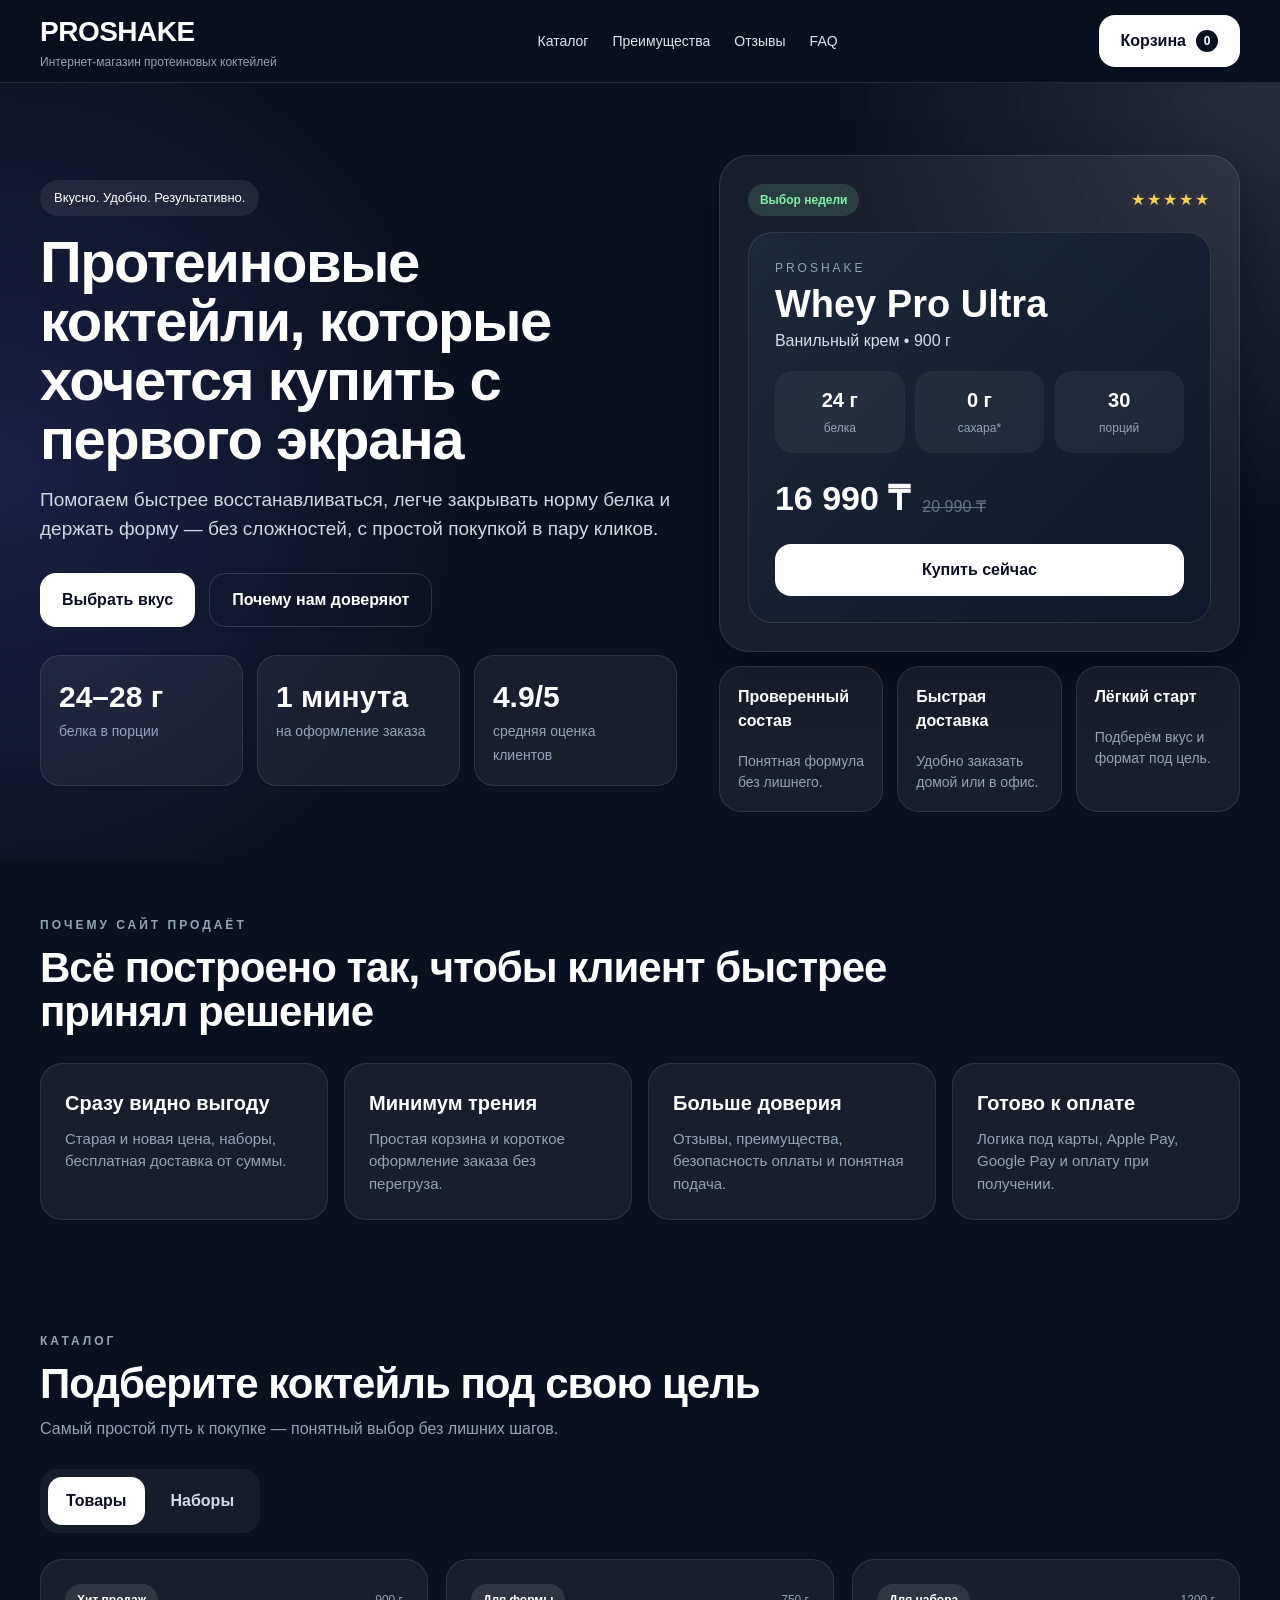
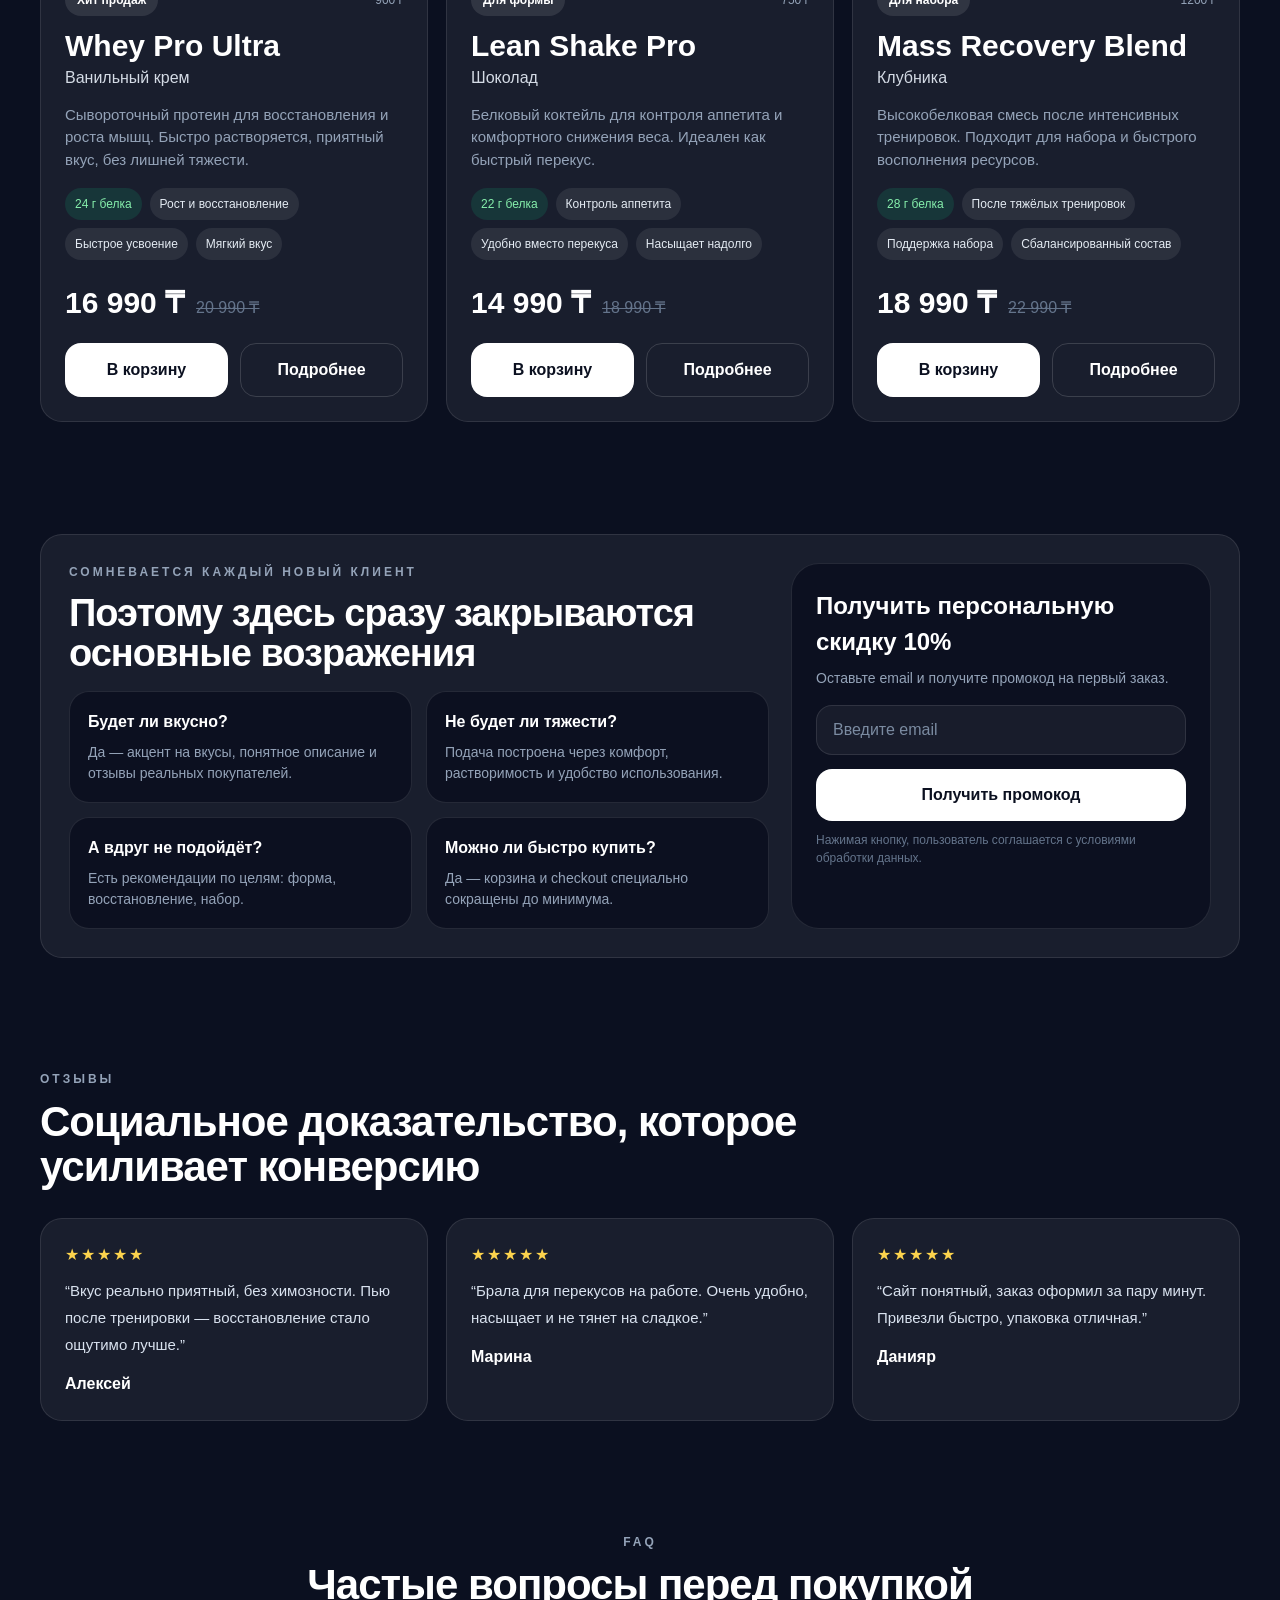
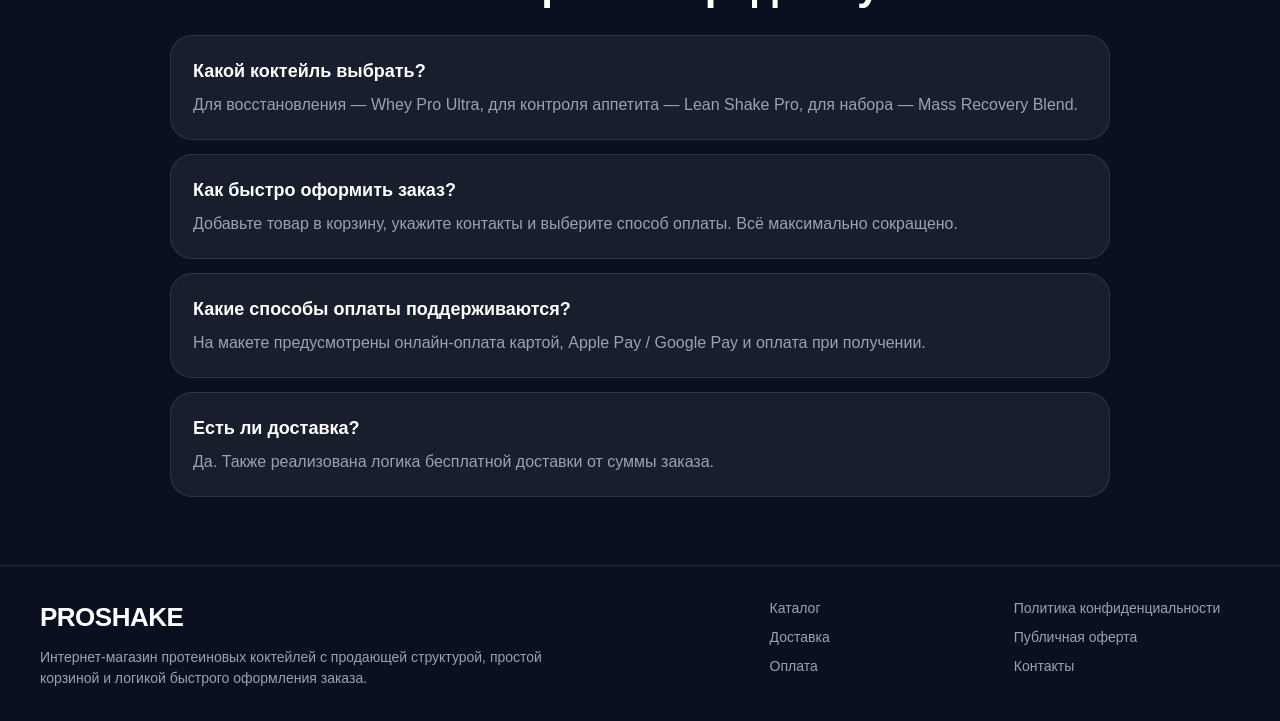
<file: nic.html>
<!DOCTYPE html>
<html lang="ru">
<head>
  <meta charset="UTF-8" />
  <meta name="viewport" content="width=device-width, initial-scale=1.0" />
  <title>PROSHAKE — интернет-магазин протеиновых коктейлей</title>
  <style>
    :root {
      --bg: #0b1020;
      --bg-soft: rgba(255,255,255,0.05);
      --bg-card: rgba(255,255,255,0.06);
      --text: #ffffff;
      --muted: #94a3b8;
      --line: rgba(255,255,255,0.1);
      --white: #ffffff;
      --dark: #0b1020;
      --success: #86efac;
      --warning: #fcd34d;
      --accent: #6366f1;
      --shadow: 0 20px 50px rgba(0,0,0,0.35);
      --radius: 22px;
      --radius-lg: 30px;
    }

    * { box-sizing: border-box; margin: 0; padding: 0; }
    html { scroll-behavior: smooth; }
    body {
      font-family: Arial, Helvetica, sans-serif;
      background: var(--bg);
      color: var(--text);
      line-height: 1.5;
    }
    a { color: inherit; text-decoration: none; }
    button, input { font: inherit; }
    img { max-width: 100%; display: block; }

    .container {
      width: 100%;
      max-width: 1240px;
      margin: 0 auto;
      padding: 0 20px;
    }

    .header {
      position: sticky;
      top: 0;
      z-index: 1000;
      background: rgba(11, 16, 32, 0.9);
      backdrop-filter: blur(12px);
      border-bottom: 1px solid var(--line);
    }
    .header-inner {
      display: flex;
      align-items: center;
      justify-content: space-between;
      gap: 20px;
      min-height: 82px;
    }
    .logo-title { font-size: 28px; font-weight: 800; letter-spacing: -0.5px; }
    .logo-sub { font-size: 12px; color: var(--muted); }
    .nav {
      display: flex;
      align-items: center;
      gap: 24px;
      color: #dbe4f0;
      font-size: 14px;
    }
    .nav a:hover { color: var(--white); }

    .btn {
      display: inline-flex;
      align-items: center;
      justify-content: center;
      gap: 10px;
      border: none;
      border-radius: 16px;
      cursor: pointer;
      font-weight: 700;
      padding: 14px 22px;
      transition: 0.2s ease;
    }
    .btn:disabled { opacity: 0.5; cursor: not-allowed; }
    .btn-primary {
      background: var(--white);
      color: var(--dark);
    }
    .btn-primary:hover { background: #e5e7eb; }
    .btn-outline {
      background: transparent;
      color: var(--white);
      border: 1px solid rgba(255,255,255,0.15);
    }
    .btn-outline:hover { background: rgba(255,255,255,0.05); }
    .btn-block { width: 100%; }
    .btn-sm { padding: 11px 16px; border-radius: 14px; }

    .cart-badge {
      min-width: 22px;
      height: 22px;
      padding: 0 6px;
      border-radius: 999px;
      background: var(--dark);
      color: var(--white);
      display: inline-flex;
      align-items: center;
      justify-content: center;
      font-size: 12px;
      font-weight: 700;
    }

    .hero {
      padding: 72px 0 48px;
      background:
        radial-gradient(circle at top right, rgba(255,255,255,0.12), transparent 30%),
        radial-gradient(circle at left, rgba(99,102,241,0.18), transparent 35%);
    }
    .hero-grid {
      display: grid;
      grid-template-columns: 1.1fr 0.9fr;
      gap: 42px;
      align-items: center;
    }
    .pill {
      display: inline-flex;
      align-items: center;
      gap: 8px;
      padding: 8px 14px;
      border-radius: 999px;
      background: rgba(255,255,255,0.08);
      font-size: 13px;
      margin-bottom: 16px;
    }
    .hero h1 {
      font-size: 58px;
      line-height: 1.02;
      font-weight: 900;
      max-width: 760px;
      letter-spacing: -1.5px;
    }
    .hero p {
      margin-top: 18px;
      font-size: 19px;
      color: #d0d8e4;
      max-width: 650px;
    }
    .hero-actions {
      margin-top: 30px;
      display: flex;
      flex-wrap: wrap;
      gap: 14px;
    }
    .hero-stats {
      margin-top: 28px;
      display: grid;
      grid-template-columns: repeat(3, 1fr);
      gap: 14px;
    }
    .stat {
      background: var(--bg-card);
      border: 1px solid var(--line);
      border-radius: 20px;
      padding: 18px;
    }
    .stat strong {
      display: block;
      font-size: 30px;
      font-weight: 900;
    }
    .stat span { color: var(--muted); font-size: 14px; }

    .card {
      background: var(--bg-card);
      border: 1px solid var(--line);
      border-radius: var(--radius);
    }
    .card-lg { border-radius: var(--radius-lg); box-shadow: var(--shadow); }
    .card-body { padding: 24px; }
    .promo-card { padding: 28px; }
    .promo-card-inner {
      border: 1px solid var(--line);
      border-radius: 24px;
      padding: 26px;
      background: linear-gradient(135deg, rgba(30,41,59,0.95), rgba(15,23,42,0.95));
    }
    .stars { color: var(--warning); letter-spacing: 2px; }
    .mini-grid {
      display: grid;
      grid-template-columns: repeat(3, 1fr);
      gap: 10px;
      margin-top: 18px;
    }
    .mini-box {
      background: rgba(255,255,255,0.05);
      border-radius: 18px;
      padding: 14px;
      text-align: center;
    }
    .mini-box strong { display: block; font-size: 20px; font-weight: 800; }
    .mini-box span { color: var(--muted); font-size: 12px; }
    .price-row {
      display: flex;
      align-items: flex-end;
      gap: 12px;
      margin-top: 20px;
    }
    .price { font-size: 34px; font-weight: 900; }
    .old-price { color: #64748b; text-decoration: line-through; padding-bottom: 5px; }

    .features-mini {
      display: grid;
      grid-template-columns: repeat(3, 1fr);
      gap: 14px;
      margin-top: 14px;
    }
    .feature-mini { padding: 18px; }
    .feature-mini h4 { margin-bottom: 6px; font-size: 16px; }
    .feature-mini p { font-size: 14px; color: var(--muted); }

    .section { padding: 56px 0; }
    .section-head { margin-bottom: 28px; }
    .section-kicker {
      color: var(--muted);
      text-transform: uppercase;
      letter-spacing: 3px;
      font-size: 12px;
      font-weight: 700;
      margin-bottom: 12px;
    }
    .section-title {
      font-size: 42px;
      font-weight: 900;
      letter-spacing: -1px;
      line-height: 1.06;
      max-width: 860px;
    }
    .section-sub { margin-top: 10px; color: var(--muted); max-width: 780px; }

    .grid-4 { display: grid; grid-template-columns: repeat(4, 1fr); gap: 16px; }
    .grid-3 { display: grid; grid-template-columns: repeat(3, 1fr); gap: 18px; }
    .grid-2 { display: grid; grid-template-columns: repeat(2, 1fr); gap: 18px; }

    .feature-card { padding: 24px; }
    .feature-card h3 { font-size: 20px; margin-bottom: 10px; }
    .feature-card p { color: var(--muted); font-size: 15px; }

    .tabs {
      display: inline-flex;
      gap: 8px;
      padding: 8px;
      background: rgba(255,255,255,0.05);
      border-radius: 18px;
      margin-bottom: 26px;
    }
    .tab-btn {
      border: none;
      background: transparent;
      color: #d2dae6;
      padding: 12px 18px;
      border-radius: 14px;
      font-weight: 700;
      cursor: pointer;
    }
    .tab-btn.active {
      background: var(--white);
      color: var(--dark);
    }
    .tab-panel { display: none; }
    .tab-panel.active { display: block; }

    .product-card { overflow: hidden; }
    .product-card .card-body { padding: 24px; }
    .top-row {
      display: flex;
      align-items: center;
      justify-content: space-between;
      gap: 10px;
      margin-bottom: 14px;
    }
    .label {
      display: inline-flex;
      align-items: center;
      border-radius: 999px;
      padding: 7px 12px;
      font-size: 12px;
      font-weight: 700;
      background: rgba(255,255,255,0.1);
    }
    .label-success { background: rgba(134,239,172,0.15); color: var(--success); }
    .label-warning { background: rgba(251,191,36,0.16); color: #fde68a; }
    .size { color: var(--muted); font-size: 12px; }
    .product-title { font-size: 30px; font-weight: 900; line-height: 1.08; }
    .product-flavor { color: #d4dbe5; margin-top: 4px; }
    .product-text { margin-top: 14px; color: var(--muted); font-size: 15px; min-height: 68px; }
    .tag-list { display: flex; flex-wrap: wrap; gap: 8px; margin-top: 16px; }
    .tag {
      font-size: 12px;
      padding: 7px 10px;
      border-radius: 999px;
      background: rgba(255,255,255,0.08);
      color: #e4ebf3;
    }
    .tag-green { background: rgba(16,185,129,0.15); color: #86efac; }
    .product-actions {
      display: grid;
      grid-template-columns: 1fr 1fr;
      gap: 12px;
      margin-top: 18px;
    }

    .bundle-card { background: linear-gradient(135deg, rgba(255,255,255,0.1), rgba(255,255,255,0.05)); }
    .perk-list { margin-top: 14px; display: grid; gap: 10px; }
    .perk { color: #d6dde8; font-size: 14px; }

    .split-box {
      display: grid;
      grid-template-columns: 1.25fr 0.75fr;
      gap: 22px;
      padding: 28px;
    }
    .faq-grid { display: grid; grid-template-columns: repeat(2, 1fr); gap: 14px; margin-top: 18px; }
    .qa-item { padding: 18px; background: rgba(2,6,23,0.55); border: 1px solid var(--line); border-radius: 20px; }
    .qa-item h4 { font-size: 16px; margin-bottom: 8px; }
    .qa-item p { color: var(--muted); font-size: 14px; }

    .subscribe-box { padding: 24px; background: rgba(2,6,23,0.55); border-radius: 28px; border: 1px solid var(--line); }
    .subscribe-box h3 { font-size: 24px; margin-bottom: 8px; }
    .subscribe-box p { color: var(--muted); font-size: 14px; }

    .input {
      width: 100%;
      height: 50px;
      border-radius: 16px;
      border: 1px solid var(--line);
      background: rgba(255,255,255,0.05);
      color: var(--white);
      padding: 0 16px;
      outline: none;
    }
    .input::placeholder { color: #7b8ba1; }
    .field { display: grid; gap: 8px; }
    .field label { color: #d9e2ef; font-size: 14px; }
    .form-grid { display: grid; gap: 14px; }
    .tiny { color: #64748b; font-size: 12px; margin-top: 10px; }

    .review-card { padding: 24px; }
    .review-text { color: #d9e2ef; font-size: 15px; line-height: 1.8; margin-top: 10px; }
    .review-name { margin-top: 14px; font-weight: 700; }

    .faq-list { display: grid; gap: 14px; }
    .faq-item { padding: 22px; }
    .faq-item h4 { font-size: 18px; margin-bottom: 8px; }
    .faq-item p { color: var(--muted); }

    .footer {
      border-top: 1px solid var(--line);
      padding: 32px 0;
      margin-top: 12px;
    }
    .footer-grid {
      display: grid;
      grid-template-columns: 1.2fr 0.8fr;
      gap: 24px;
      align-items: start;
    }
    .footer p { color: var(--muted); font-size: 14px; max-width: 520px; margin-top: 10px; }
    .footer-links {
      display: grid;
      grid-template-columns: repeat(2, 1fr);
      gap: 18px;
      color: var(--muted);
      font-size: 14px;
    }
    .footer-links div { display: grid; gap: 8px; }

    .drawer {
      position: fixed;
      top: 0;
      right: -420px;
      width: 100%;
      max-width: 420px;
      height: 100vh;
      background: #0b1020;
      border-left: 1px solid var(--line);
      z-index: 2000;
      transition: right 0.25s ease;
      display: flex;
      flex-direction: column;
    }
    .drawer.open { right: 0; }
    .overlay {
      position: fixed;
      inset: 0;
      background: rgba(0,0,0,0.55);
      opacity: 0;
      visibility: hidden;
      transition: 0.2s ease;
      z-index: 1900;
    }
    .overlay.show { opacity: 1; visibility: visible; }
    .drawer-head {
      display: flex;
      align-items: center;
      justify-content: space-between;
      padding: 20px;
      border-bottom: 1px solid var(--line);
    }
    .drawer-title { font-size: 22px; font-weight: 800; }
    .icon-btn {
      width: 40px;
      height: 40px;
      border-radius: 12px;
      border: 1px solid var(--line);
      background: transparent;
      color: var(--white);
      cursor: pointer;
    }
    .drawer-body {
      padding: 18px 20px 20px;
      overflow: auto;
      flex: 1;
    }
    .empty-cart {
      padding: 22px;
      border: 1px solid var(--line);
      background: var(--bg-soft);
      border-radius: 20px;
      color: #d1d8e3;
      font-size: 14px;
    }
    .cart-items { display: grid; gap: 12px; }
    .cart-item {
      border: 1px solid var(--line);
      background: var(--bg-soft);
      border-radius: 18px;
      padding: 16px;
    }
    .cart-item-top {
      display: flex;
      justify-content: space-between;
      gap: 14px;
      align-items: start;
    }
    .cart-item-title { font-weight: 700; }
    .cart-item-sub { color: var(--muted); font-size: 13px; margin-top: 4px; }
    .cart-item-price { margin-top: 8px; font-size: 14px; }
    .qty-box {
      display: inline-flex;
      align-items: center;
      gap: 10px;
      border: 1px solid var(--line);
      border-radius: 12px;
      padding: 6px 10px;
      white-space: nowrap;
    }
    .qty-box button {
      border: none;
      background: transparent;
      color: var(--white);
      cursor: pointer;
      font-size: 18px;
      width: 18px;
    }

    .totals {
      margin-top: 18px;
      border: 1px solid var(--line);
      background: var(--bg-soft);
      border-radius: 20px;
      padding: 16px;
      display: grid;
      gap: 10px;
    }
    .totals-row {
      display: flex;
      justify-content: space-between;
      gap: 10px;
      color: #d2dae6;
      font-size: 14px;
    }
    .totals-row.total {
      padding-top: 10px;
      border-top: 1px solid var(--line);
      font-weight: 800;
      font-size: 16px;
      color: var(--white);
    }

    .modal {
      position: fixed;
      inset: 0;
      display: none;
      align-items: center;
      justify-content: center;
      padding: 20px;
      z-index: 2100;
    }
    .modal.show { display: flex; }
    .modal-card {
      width: 100%;
      max-width: 980px;
      background: #0b1020;
      border: 1px solid var(--line);
      border-radius: 28px;
      overflow: hidden;
      box-shadow: var(--shadow);
    }
    .modal-head {
      display: flex;
      align-items: center;
      justify-content: space-between;
      padding: 18px 22px;
      border-bottom: 1px solid var(--line);
    }
    .modal-title { font-size: 24px; font-weight: 800; }
    .modal-body { padding: 22px; }
    .checkout-grid {
      display: grid;
      grid-template-columns: 1fr 1fr;
      gap: 20px;
    }
    .pay-box, .order-box {
      padding: 18px;
      border: 1px solid var(--line);
      background: var(--bg-soft);
      border-radius: 22px;
    }
    .pay-box h4, .order-box h4 { margin-bottom: 12px; font-size: 18px; }
    .pay-option {
      border: 1px solid var(--line);
      border-radius: 14px;
      padding: 12px 14px;
      color: #d9e1eb;
      margin-top: 10px;
    }
    .order-list { display: grid; gap: 10px; color: #d9e1eb; font-size: 14px; }
    .order-row { display: flex; justify-content: space-between; gap: 10px; }
    .secure-note { font-size: 12px; color: var(--muted); margin-top: 10px; }
    .success-note {
      display: none;
      margin-top: 14px;
      padding: 12px 14px;
      border-radius: 14px;
      background: rgba(16,185,129,0.12);
      border: 1px solid rgba(16,185,129,0.25);
      color: #a7f3d0;
      font-size: 14px;
    }
    .success-note.show { display: block; }

    @media (max-width: 1080px) {
      .hero-grid, .split-box, .checkout-grid, .footer-grid { grid-template-columns: 1fr; }
      .grid-4 { grid-template-columns: repeat(2, 1fr); }
      .grid-3 { grid-template-columns: repeat(2, 1fr); }
      .hero h1 { font-size: 48px; }
      .section-title { font-size: 36px; }
    }

    @media (max-width: 760px) {
      .nav { display: none; }
      .hero { padding-top: 42px; }
      .hero-grid, .grid-4, .grid-3, .grid-2, .hero-stats, .features-mini, .faq-grid, .product-actions { grid-template-columns: 1fr; }
      .hero h1 { font-size: 36px; }
      .section-title { font-size: 30px; }
      .product-title { font-size: 24px; }
      .header-inner { min-height: 74px; }
      .drawer { max-width: 100%; }
      .modal-body { padding: 18px; }
      .modal-title { font-size: 20px; }
    }
  </style>
</head>
<body>
  <div class="overlay" id="overlay"></div>

  <header class="header">
    <div class="container header-inner">
      <div>
        <div class="logo-title">PROSHAKE</div>
        <div class="logo-sub">Интернет-магазин протеиновых коктейлей</div>
      </div>

      <nav class="nav">
        <a href="#catalog">Каталог</a>
        <a href="#benefits">Преимущества</a>
        <a href="#reviews">Отзывы</a>
        <a href="#faq">FAQ</a>
      </nav>

      <button class="btn btn-primary" id="openCartBtn">
        <span>Корзина</span>
        <span class="cart-badge" id="cartCount">0</span>
      </button>
    </div>
  </header>

  <section class="hero">
    <div class="container hero-grid">
      <div>
        <div class="pill">Вкусно. Удобно. Результативно.</div>
        <h1>Протеиновые коктейли, которые хочется купить с первого экрана</h1>
        <p>Помогаем быстрее восстанавливаться, легче закрывать норму белка и держать форму — без сложностей, с простой покупкой в пару кликов.</p>

        <div class="hero-actions">
          <a class="btn btn-primary" href="#catalog">Выбрать вкус</a>
          <a class="btn btn-outline" href="#benefits">Почему нам доверяют</a>
        </div>

        <div class="hero-stats">
          <div class="stat"><strong>24–28 г</strong><span>белка в порции</span></div>
          <div class="stat"><strong>1 минута</strong><span>на оформление заказа</span></div>
          <div class="stat"><strong>4.9/5</strong><span>средняя оценка клиентов</span></div>
        </div>
      </div>

      <div>
        <div class="card card-lg promo-card">
          <div style="display:flex; align-items:center; justify-content:space-between; gap:10px; margin-bottom:16px;">
            <div class="label label-success">Выбор недели</div>
            <div class="stars">★★★★★</div>
          </div>

          <div class="promo-card-inner">
            <div style="font-size:12px; text-transform:uppercase; letter-spacing:3px; color:var(--muted);">PROSHAKE</div>
            <div style="font-size:38px; font-weight:900; margin-top:8px; line-height:1.04;">Whey Pro Ultra</div>
            <div style="margin-top:4px; color:#d5ddeb;">Ванильный крем • 900 г</div>

            <div class="mini-grid">
              <div class="mini-box"><strong>24 г</strong><span>белка</span></div>
              <div class="mini-box"><strong>0 г</strong><span>сахара*</span></div>
              <div class="mini-box"><strong>30</strong><span>порций</span></div>
            </div>

            <div class="price-row">
              <div class="price">16 990 ₸</div>
              <div class="old-price">20 990 ₸</div>
            </div>

            <button class="btn btn-primary btn-block" style="margin-top:20px;" onclick="addToCartById(1)">Купить сейчас</button>
          </div>
        </div>

        <div class="features-mini">
          <div class="card feature-mini">
            <h4>Проверенный состав</h4>
            <p>Понятная формула без лишнего.</p>
          </div>
          <div class="card feature-mini">
            <h4>Быстрая доставка</h4>
            <p>Удобно заказать домой или в офис.</p>
          </div>
          <div class="card feature-mini">
            <h4>Лёгкий старт</h4>
            <p>Подберём вкус и формат под цель.</p>
          </div>
        </div>
      </div>
    </div>
  </section>

  <section class="section" id="benefits">
    <div class="container">
      <div class="section-head">
        <div class="section-kicker">Почему сайт продаёт</div>
        <h2 class="section-title">Всё построено так, чтобы клиент быстрее принял решение</h2>
      </div>

      <div class="grid-4">
        <div class="card feature-card">
          <h3>Сразу видно выгоду</h3>
          <p>Старая и новая цена, наборы, бесплатная доставка от суммы.</p>
        </div>
        <div class="card feature-card">
          <h3>Минимум трения</h3>
          <p>Простая корзина и короткое оформление заказа без перегруза.</p>
        </div>
        <div class="card feature-card">
          <h3>Больше доверия</h3>
          <p>Отзывы, преимущества, безопасность оплаты и понятная подача.</p>
        </div>
        <div class="card feature-card">
          <h3>Готово к оплате</h3>
          <p>Логика под карты, Apple Pay, Google Pay и оплату при получении.</p>
        </div>
      </div>
    </div>
  </section>

  <section class="section" id="catalog">
    <div class="container">
      <div class="section-head">
        <div class="section-kicker">Каталог</div>
        <h2 class="section-title">Подберите коктейль под свою цель</h2>
        <div class="section-sub">Самый простой путь к покупке — понятный выбор без лишних шагов.</div>
      </div>

      <div class="tabs">
        <button class="tab-btn active" data-tab="products">Товары</button>
        <button class="tab-btn" data-tab="bundles">Наборы</button>
      </div>

      <div class="tab-panel active" id="tab-products">
        <div class="grid-3" id="productsGrid"></div>
      </div>

      <div class="tab-panel" id="tab-bundles">
        <div class="grid-2" id="bundlesGrid"></div>
      </div>
    </div>
  </section>

  <section class="section">
    <div class="container">
      <div class="card split-box">
        <div>
          <div class="section-kicker">Сомневается каждый новый клиент</div>
          <h2 class="section-title" style="font-size:38px;">Поэтому здесь сразу закрываются основные возражения</h2>
          <div class="faq-grid">
            <div class="qa-item">
              <h4>Будет ли вкусно?</h4>
              <p>Да — акцент на вкусы, понятное описание и отзывы реальных покупателей.</p>
            </div>
            <div class="qa-item">
              <h4>Не будет ли тяжести?</h4>
              <p>Подача построена через комфорт, растворимость и удобство использования.</p>
            </div>
            <div class="qa-item">
              <h4>А вдруг не подойдёт?</h4>
              <p>Есть рекомендации по целям: форма, восстановление, набор.</p>
            </div>
            <div class="qa-item">
              <h4>Можно ли быстро купить?</h4>
              <p>Да — корзина и checkout специально сокращены до минимума.</p>
            </div>
          </div>
        </div>

        <div class="subscribe-box">
          <h3>Получить персональную скидку 10%</h3>
          <p>Оставьте email и получите промокод на первый заказ.</p>
          <div class="form-grid" style="margin-top:16px;">
            <input class="input" id="promoEmail" placeholder="Введите email" />
            <button class="btn btn-primary btn-block" onclick="getPromoCode()">Получить промокод</button>
          </div>
          <div class="tiny">Нажимая кнопку, пользователь соглашается с условиями обработки данных.</div>
          <div class="success-note" id="promoSuccess">Промокод отправлен. Используйте: FIRST10</div>
        </div>
      </div>
    </div>
  </section>

  <section class="section" id="reviews">
    <div class="container">
      <div class="section-head">
        <div class="section-kicker">Отзывы</div>
        <h2 class="section-title">Социальное доказательство, которое усиливает конверсию</h2>
      </div>
      <div class="grid-3" id="reviewsGrid"></div>
    </div>
  </section>

  <section class="section" id="faq">
    <div class="container" style="max-width:980px;">
      <div class="section-head" style="text-align:center;">
        <div class="section-kicker">FAQ</div>
        <h2 class="section-title" style="margin:0 auto;">Частые вопросы перед покупкой</h2>
      </div>
      <div class="faq-list">
        <div class="card faq-item">
          <h4>Какой коктейль выбрать?</h4>
          <p>Для восстановления — Whey Pro Ultra, для контроля аппетита — Lean Shake Pro, для набора — Mass Recovery Blend.</p>
        </div>
        <div class="card faq-item">
          <h4>Как быстро оформить заказ?</h4>
          <p>Добавьте товар в корзину, укажите контакты и выберите способ оплаты. Всё максимально сокращено.</p>
        </div>
        <div class="card faq-item">
          <h4>Какие способы оплаты поддерживаются?</h4>
          <p>На макете предусмотрены онлайн-оплата картой, Apple Pay / Google Pay и оплата при получении.</p>
        </div>
        <div class="card faq-item">
          <h4>Есть ли доставка?</h4>
          <p>Да. Также реализована логика бесплатной доставки от суммы заказа.</p>
        </div>
      </div>
    </div>
  </section>

  <footer class="footer">
    <div class="container footer-grid">
      <div>
        <div class="logo-title" style="font-size:26px;">PROSHAKE</div>
        <p>Интернет-магазин протеиновых коктейлей с продающей структурой, простой корзиной и логикой быстрого оформления заказа.</p>
      </div>
      <div class="footer-links">
        <div>
          <span>Каталог</span>
          <span>Доставка</span>
          <span>Оплата</span>
        </div>
        <div>
          <span>Политика конфиденциальности</span>
          <span>Публичная оферта</span>
          <span>Контакты</span>
        </div>
      </div>
    </div>
  </footer>

  <aside class="drawer" id="cartDrawer">
    <div class="drawer-head">
      <div class="drawer-title">Корзина</div>
      <button class="icon-btn" id="closeCartBtn">✕</button>
    </div>
    <div class="drawer-body">
      <div id="cartItemsContainer"></div>
      <div class="totals">
        <div class="totals-row"><span>Сумма</span><span id="subtotalEl">0 ₸</span></div>
        <div class="totals-row"><span>Скидка</span><span id="discountEl">- 0 ₸</span></div>
        <div class="totals-row"><span>Доставка</span><span id="shippingEl">Бесплатно</span></div>
        <div class="totals-row total"><span>Итого</span><span id="totalEl">0 ₸</span></div>
        <button class="btn btn-primary btn-block" id="checkoutBtn" disabled>Перейти к оплате</button>
      </div>
    </div>
  </aside>

  <div class="modal" id="checkoutModal">
    <div class="overlay show" id="modalOverlay"></div>
    <div class="modal-card" style="position:relative; z-index:1;">
      <div class="modal-head">
        <div class="modal-title">Оформление заказа</div>
        <button class="icon-btn" id="closeCheckoutBtn">✕</button>
      </div>
      <div class="modal-body">
        <div class="checkout-grid">
          <div class="form-grid">
            <div class="field">
              <label>Имя</label>
              <input class="input" id="checkoutName" placeholder="Ваше имя" />
            </div>
            <div class="field">
              <label>Телефон</label>
              <input class="input" id="checkoutPhone" placeholder="+7 (___) ___-__-__" />
            </div>
            <div class="field">
              <label>Адрес доставки</label>
              <input class="input" id="checkoutAddress" placeholder="Город, улица, дом" />
            </div>
            <div class="field">
              <label>Email</label>
              <input class="input" id="checkoutEmail" placeholder="example@mail.com" />
            </div>
          </div>

          <div style="display:grid; gap:14px;">
            <div class="pay-box">
              <h4>Способ оплаты</h4>
              <div class="pay-option">Оплата картой онлайн</div>
              <div class="pay-option">Apple Pay / Google Pay</div>
              <div class="pay-option">Оплата при получении</div>
            </div>

            <div class="order-box">
              <h4>Ваш заказ</h4>
              <div class="order-list" id="checkoutOrderList"></div>
              <div class="totals-row total" style="margin-top:12px; padding-top:12px;"><span>К оплате</span><span id="checkoutTotalEl">0 ₸</span></div>
            </div>

            <button class="btn btn-primary btn-block" onclick="submitOrder()">Оплатить сейчас</button>
            <div class="secure-note">Безопасная оплата. Шифрование платёжных данных.</div>
            <div class="success-note" id="orderSuccess">Заказ оформлен. Здесь затем подключается реальная платёжная система.</div>
          </div>
        </div>
      </div>
    </div>
  </div>

  <script>
    const products = [
      {
        id: 1,
        name: 'Whey Pro Ultra',
        flavor: 'Ванильный крем',
        price: 16990,
        oldPrice: 20990,
        protein: '24 г белка',
        size: '900 г',
        description: 'Сывороточный протеин для восстановления и роста мышц. Быстро растворяется, приятный вкус, без лишней тяжести.',
        benefits: ['Рост и восстановление', 'Быстрое усвоение', 'Мягкий вкус'],
        highlight: 'Хит продаж'
      },
      {
        id: 2,
        name: 'Lean Shake Pro',
        flavor: 'Шоколад',
        price: 14990,
        oldPrice: 18990,
        protein: '22 г белка',
        size: '750 г',
        description: 'Белковый коктейль для контроля аппетита и комфортного снижения веса. Идеален как быстрый перекус.',
        benefits: ['Контроль аппетита', 'Удобно вместо перекуса', 'Насыщает надолго'],
        highlight: 'Для формы'
      },
      {
        id: 3,
        name: 'Mass Recovery Blend',
        flavor: 'Клубника',
        price: 18990,
        oldPrice: 22990,
        protein: '28 г белка',
        size: '1200 г',
        description: 'Высокобелковая смесь после интенсивных тренировок. Подходит для набора и быстрого восполнения ресурсов.',
        benefits: ['После тяжёлых тренировок', 'Поддержка набора', 'Сбалансированный состав'],
        highlight: 'Для набора'
      }
    ];

    const bundles = [
      {
        id: 'bundle-1',
        title: 'Стартовый набор',
        subtitle: '2 вкуса + шейкер',
        price: 29990,
        oldPrice: 37990,
        perks: ['Экономия 8000 ₸', 'Идеально для первого заказа', 'Подарочный шейкер']
      },
      {
        id: 'bundle-2',
        title: 'Максимум результата',
        subtitle: '3 банки + бесплатная доставка',
        price: 45990,
        oldPrice: 59990,
        perks: ['Лучшее предложение', 'Хватает надолго', 'Самая выгодная цена за порцию']
      }
    ];

    const reviews = [
      {
        name: 'Алексей',
        text: 'Вкус реально приятный, без химозности. Пью после тренировки — восстановление стало ощутимо лучше.'
      },
      {
        name: 'Марина',
        text: 'Брала для перекусов на работе. Очень удобно, насыщает и не тянет на сладкое.'
      },
      {
        name: 'Данияр',
        text: 'Сайт понятный, заказ оформил за пару минут. Привезли быстро, упаковка отличная.'
      }
    ];

    let cart = [];

    function formatPrice(value) {
      return new Intl.NumberFormat('ru-RU').format(value) + ' ₸';
    }

    function renderProducts() {
      const container = document.getElementById('productsGrid');
      container.innerHTML = products.map(product => `
        <div class="card product-card">
          <div class="card-body">
            <div class="top-row">
              <div class="label">${product.highlight}</div>
              <div class="size">${product.size}</div>
            </div>
            <div class="product-title">${product.name}</div>
            <div class="product-flavor">${product.flavor}</div>
            <div class="product-text">${product.description}</div>
            <div class="tag-list">
              <span class="tag tag-green">${product.protein}</span>
              ${product.benefits.map(b => `<span class="tag">${b}</span>`).join('')}
            </div>
            <div class="price-row">
              <div class="price" style="font-size:30px;">${formatPrice(product.price)}</div>
              <div class="old-price">${formatPrice(product.oldPrice)}</div>
            </div>
            <div class="product-actions">
              <button class="btn btn-primary" onclick="addToCartById(${product.id})">В корзину</button>
              <button class="btn btn-outline" onclick="scrollToFAQ()">Подробнее</button>
            </div>
          </div>
        </div>
      `).join('');
    }

    function renderBundles() {
      const container = document.getElementById('bundlesGrid');
      container.innerHTML = bundles.map(bundle => `
        <div class="card bundle-card">
          <div class="card-body">
            <div class="label label-warning">Выгодный набор</div>
            <div class="product-title" style="margin-top:14px;">${bundle.title}</div>
            <div class="product-flavor">${bundle.subtitle}</div>
            <div class="perk-list">
              ${bundle.perks.map(perk => `<div class="perk">✓ ${perk}</div>`).join('')}
            </div>
            <div class="price-row">
              <div class="price">${formatPrice(bundle.price)}</div>
              <div class="old-price">${formatPrice(bundle.oldPrice)}</div>
            </div>
            <button class="btn btn-primary btn-block" style="margin-top:18px;" onclick="addBundleToCart('${bundle.id}')">Добавить набор</button>
          </div>
        </div>
      `).join('');
    }

    function renderReviews() {
      const container = document.getElementById('reviewsGrid');
      container.innerHTML = reviews.map(review => `
        <div class="card review-card">
          <div class="stars">★★★★★</div>
          <div class="review-text">“${review.text}”</div>
          <div class="review-name">${review.name}</div>
        </div>
      `).join('');
    }

    function addToCartById(id) {
      const product = products.find(item => item.id === id);
      if (!product) return;
      addToCart(product);
    }

    function addBundleToCart(id) {
      const bundle = bundles.find(item => item.id === id);
      if (!bundle) return;
      const existing = cart.find(item => item.id === id);
      if (existing) {
        existing.qty += 1;
      } else {
        cart.push({ ...bundle, qty: 1, isBundle: true });
      }
      renderCart();
      openCart();
    }

    function addToCart(item) {
      const existing = cart.find(x => x.id === item.id);
      if (existing) {
        existing.qty += 1;
      } else {
        cart.push({ ...item, qty: 1 });
      }
      renderCart();
      openCart();
    }

    function updateQty(id, delta) {
      cart = cart.map(item => item.id === id ? { ...item, qty: item.qty + delta } : item).filter(item => item.qty > 0);
      renderCart();
    }

    function getCartTotals() {
      const subtotal = cart.reduce((sum, item) => sum + item.price * item.qty, 0);
      const discount = subtotal >= 35000 ? 2500 : 0;
      const shipping = subtotal >= 25000 || subtotal === 0 ? 0 : 1500;
      const total = Math.max(subtotal - discount + shipping, 0);
      return { subtotal, discount, shipping, total };
    }

    function renderCart() {
      const cartCount = cart.reduce((sum, item) => sum + item.qty, 0);
      document.getElementById('cartCount').textContent = cartCount;

      const container = document.getElementById('cartItemsContainer');
      const { subtotal, discount, shipping, total } = getCartTotals();
      const checkoutBtn = document.getElementById('checkoutBtn');

      if (!cart.length) {
        container.innerHTML = '<div class="empty-cart">Корзина пока пустая. Добавьте товар — оформление займёт меньше минуты.</div>';
        checkoutBtn.disabled = true;
      } else {
        container.innerHTML = `
          <div class="cart-items">
            ${cart.map(item => `
              <div class="cart-item">
                <div class="cart-item-top">
                  <div>
                    <div class="cart-item-title">${item.name || item.title}</div>
                    <div class="cart-item-sub">${item.flavor || item.subtitle || item.size || ''}</div>
                    <div class="cart-item-price">${formatPrice(item.price)}</div>
                  </div>
                  <div class="qty-box">
                    <button onclick="updateQty('${item.id}', -1)">−</button>
                    <span>${item.qty}</span>
                    <button onclick="updateQty('${item.id}', 1)">+</button>
                  </div>
                </div>
              </div>
            `).join('')}
          </div>
        `;
        checkoutBtn.disabled = false;
      }

      document.getElementById('subtotalEl').textContent = formatPrice(subtotal);
      document.getElementById('discountEl').textContent = '- ' + formatPrice(discount);
      document.getElementById('shippingEl').textContent = shipping === 0 ? 'Бесплатно' : formatPrice(shipping);
      document.getElementById('totalEl').textContent = formatPrice(total);
      renderCheckoutSummary();
    }

    function renderCheckoutSummary() {
      const orderList = document.getElementById('checkoutOrderList');
      const checkoutTotalEl = document.getElementById('checkoutTotalEl');
      if (!orderList || !checkoutTotalEl) return;
      const { total } = getCartTotals();

      orderList.innerHTML = cart.length ? cart.map(item => `
        <div class="order-row">
          <span>${item.name || item.title} × ${item.qty}</span>
          <span>${formatPrice(item.price * item.qty)}</span>
        </div>
      `).join('') : '<div class="secure-note">Корзина пуста</div>';

      checkoutTotalEl.textContent = formatPrice(total);
    }

    function openCart() {
      document.getElementById('cartDrawer').classList.add('open');
      document.getElementById('overlay').classList.add('show');
    }

    function closeCart() {
      document.getElementById('cartDrawer').classList.remove('open');
      document.getElementById('overlay').classList.remove('show');
    }

    function openCheckout() {
      if (!cart.length) return;
      document.getElementById('checkoutModal').classList.add('show');
    }

    function closeCheckout() {
      document.getElementById('checkoutModal').classList.remove('show');
    }

    function getPromoCode() {
      const email = document.getElementById('promoEmail').value.trim();
      if (!email) {
        alert('Введите email');
        return;
      }
      document.getElementById('promoSuccess').classList.add('show');
    }

    function submitOrder() {
      const name = document.getElementById('checkoutName').value.trim();
      const phone = document.getElementById('checkoutPhone').value.trim();
      const address = document.getElementById('checkoutAddress').value.trim();
      if (!name || !phone || !address) {
        alert('Заполните имя, телефон и адрес доставки');
        return;
      }
      document.getElementById('orderSuccess').classList.add('show');
    }

    function scrollToFAQ() {
      document.getElementById('faq').scrollIntoView({ behavior: 'smooth' });
    }

    function initTabs() {
      const buttons = document.querySelectorAll('.tab-btn');
      const panels = {
        products: document.getElementById('tab-products'),
        bundles: document.getElementById('tab-bundles')
      };

      buttons.forEach(btn => {
        btn.addEventListener('click', () => {
          buttons.forEach(b => b.classList.remove('active'));
          btn.classList.add('active');
          Object.values(panels).forEach(panel => panel.classList.remove('active'));
          panels[btn.dataset.tab].classList.add('active');
        });
      });
    }

    document.getElementById('openCartBtn').addEventListener('click', openCart);
    document.getElementById('closeCartBtn').addEventListener('click', closeCart);
    document.getElementById('overlay').addEventListener('click', closeCart);
    document.getElementById('checkoutBtn').addEventListener('click', openCheckout);
    document.getElementById('closeCheckoutBtn').addEventListener('click', closeCheckout);
    document.getElementById('modalOverlay').addEventListener('click', closeCheckout);

    renderProducts();
    renderBundles();
    renderReviews();
    renderCart();
    initTabs();
  </script>
</body>
</html>
</file>
